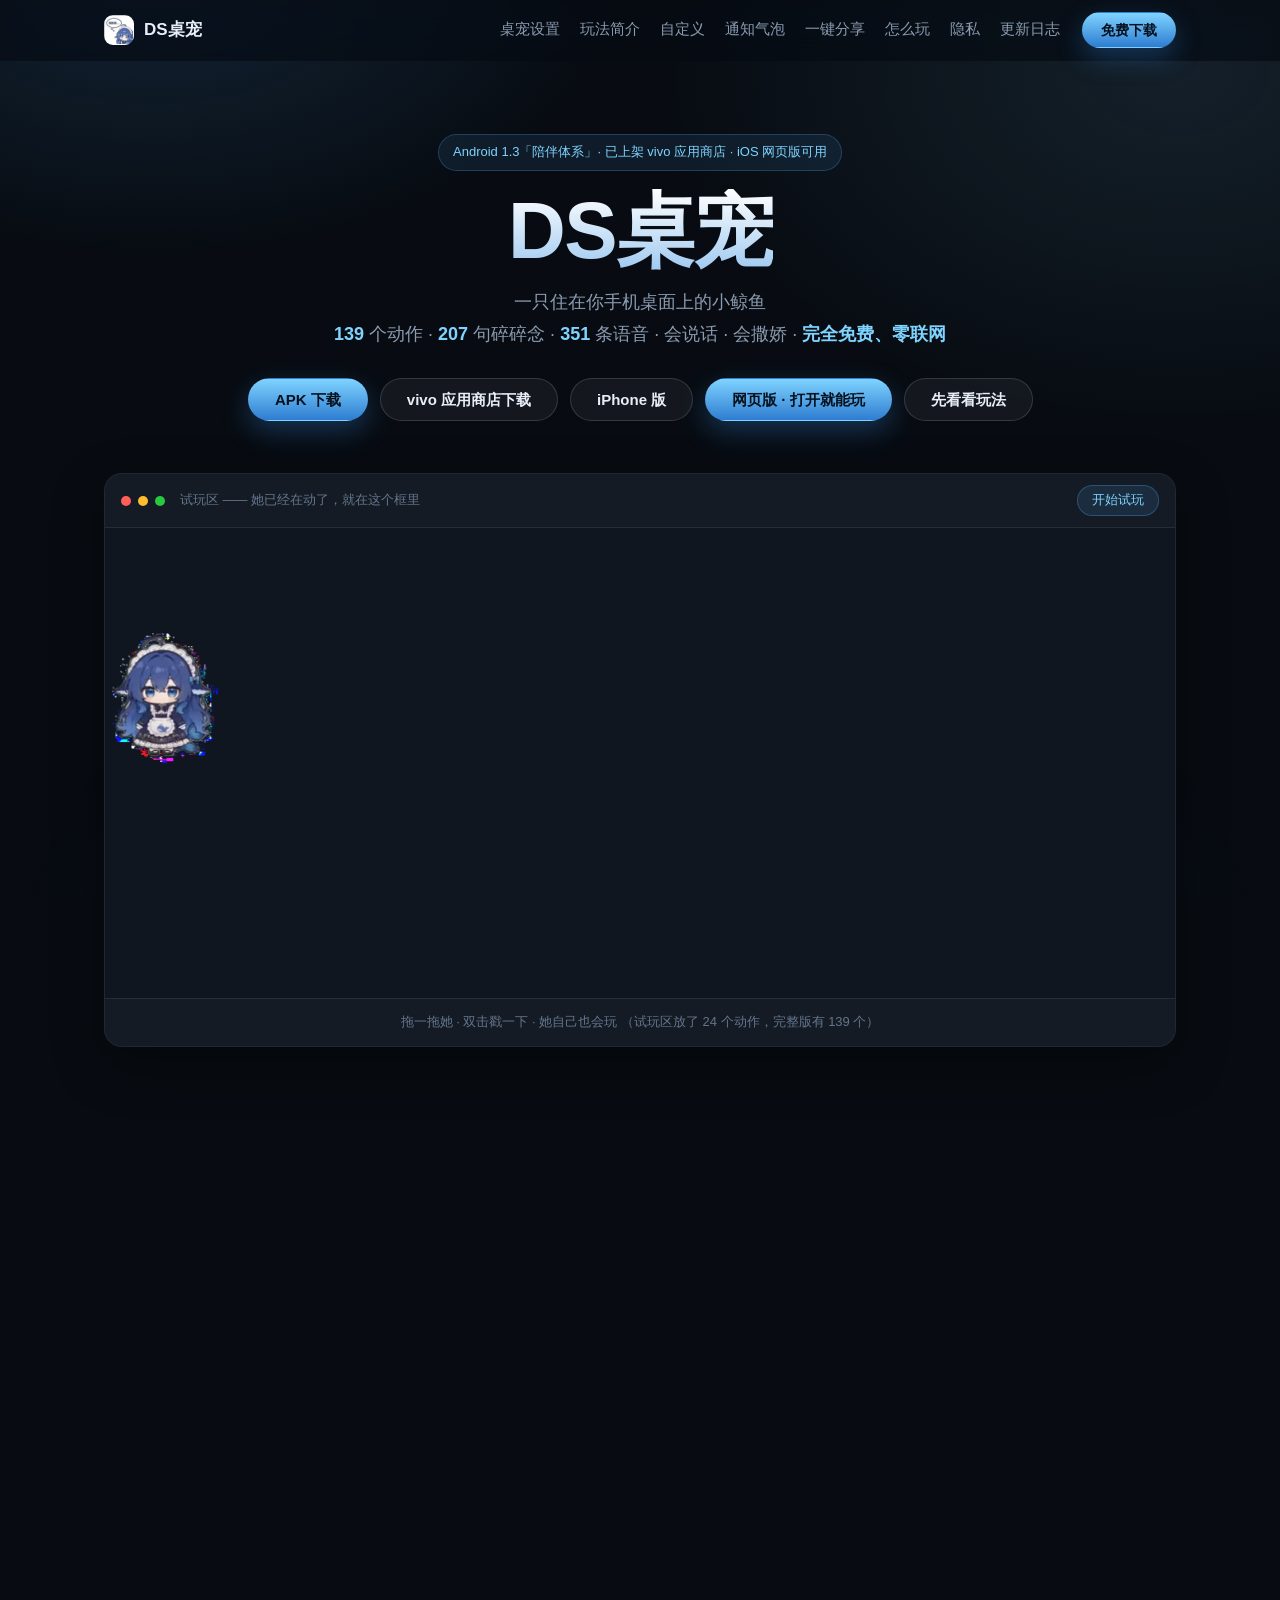
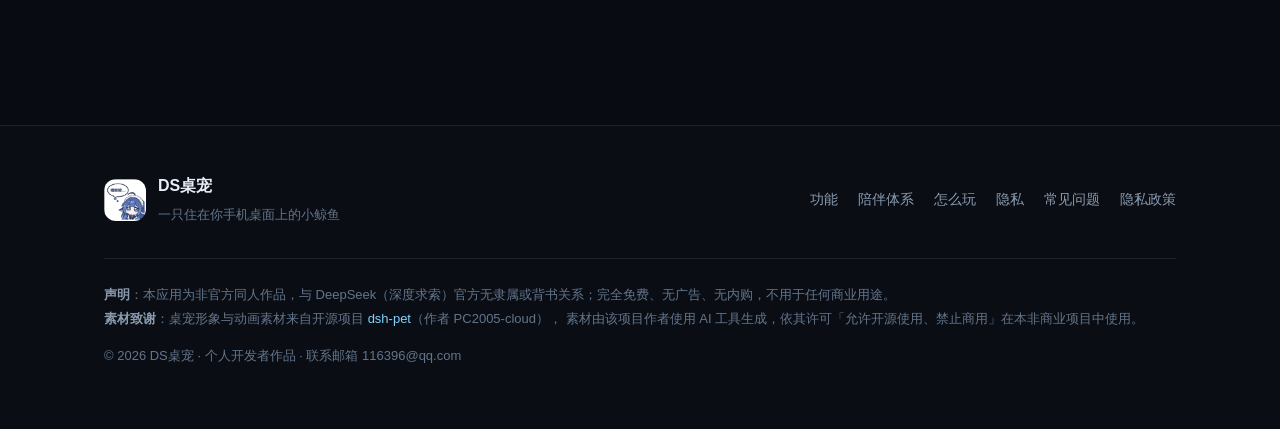
<file: index.html>
<!DOCTYPE html>
<html lang="zh-CN">
<head>
<meta charset="UTF-8">
<meta name="viewport" content="width=device-width, initial-scale=1.0, viewport-fit=cover">
<title>DS桌宠 · 一只住在你手机桌面上的小鲸鱼</title>
<meta name="description" content="DS桌宠 1.3 陪伴体系 —— 139 个动作、207 句碎碎念、351 条语音，今日签打卡、45 枚图鉴徽章、一键分享海报与动图、自定义名字性格。完全免费、无广告、零联网，不申请网络权限。">
<meta name="theme-color" content="#080c12">
<meta property="og:title" content="DS桌宠 1.3 · 一只住在你手机桌面上的小鲸鱼">
<meta property="og:description" content="139 个动作 · 207 句碎碎念 · 351 条语音 · 45 枚徽章 · 完全免费、零联网">
<meta property="og:image" content="img/icon-512.png">
<link rel="icon" href="img/icon-32.png">
<link rel="apple-touch-icon" href="img/icon-180.png">
<link rel="stylesheet" href="site.css?v=20261005e">
</head>
<body id="top">

<div class="bg-glow" aria-hidden="true"></div>

<!-- ============ 顶部导航 ============ -->
<nav class="nav" id="nav">
  <a class="nav-logo" href="#top">
    <img src="img/icon-64.png" alt="DS桌宠" width="30" height="30">
    <span>DS桌宠</span>
  </a>
  <div class="nav-links">
    <a href="#setup">桌宠设置</a>
    <a href="#howto">玩法简介</a>
    <a href="#soul">自定义</a>
    <a href="#notify">通知气泡</a>
    <a href="#share">一键分享</a>
    <a href="#play">怎么玩</a>
    <a href="#privacy">隐私</a>
    <a href="#changelog">更新日志</a>
  </div>
  <a class="btn btn-primary btn-sm" href="#download">免费下载</a>
</nav>

<!-- ============ 首屏 ============ -->
<header class="hero">
  <div class="wrap hero-inner">
    <div class="badge reveal">Android 1.3「陪伴体系」· 已上架 vivo 应用商店 · iOS 网页版可用</div>
    <h1 class="reveal" style="--d:.05s">DS桌宠</h1>
    <p class="hero-sub reveal" style="--d:.1s">
      一只住在你手机桌面上的小鲸鱼<br>
      <b>139</b> 个动作 · <b>207</b> 句碎碎念 · <b>351</b> 条语音 · 会说话 · 会撒娇 · <b>完全免费、零联网</b>
    </p>
    <div class="hero-btns reveal" style="--d:.15s">
      <a class="btn btn-primary" data-link="apkFast">APK 下载</a>
      <a class="btn btn-ghost" data-link="android">vivo 应用商店下载</a>
      <a class="btn btn-ghost" data-link="ios">iPhone 版</a>
      <a class="btn btn-primary" href="https://xq4ca84j.vibedrop.site/" target="_blank" rel="noopener">网页版 · 打开就能玩</a>
      <a class="btn btn-ghost" href="#play">先看看玩法</a>
    </div>
  </div>

  <!-- 试玩区 -->
  <div class="wrap">
    <div class="playground reveal" style="--d:.2s">
      <div class="playground-bar">
        <i class="dot d1"></i><i class="dot d2"></i><i class="dot d3"></i>
        <span>试玩区 —— 她已经在动了，就在这个框里</span>
        <button class="bar-btn" id="playToggle" type="button">开始试玩</button>
      </div>
      <iframe class="playground-frame" data-src="pet/index.html"
              allow="autoplay; fullscreen"
              title="DS桌宠 试玩区" scrolling="no" loading="eager"></iframe>
      <p class="playground-note">
        拖一拖她 · 双击戳一下 · 她自己也会玩
        <span class="dim">（试玩区放了 24 个动作，完整版有 139 个）</span>
      </p>
    </div>
  </div>
</header>

<main>

<!-- ============ 她是谁 ============ -->
<section class="sec" id="about">
  <div class="wrap">
    <p class="kicker reveal">她是谁</p>
    <h2 class="reveal" style="--d:.05s">一只小鲸鱼，住在你的桌面上</h2>
    <p class="lead reveal" style="--d:.1s">
      蓝头发、女仆装、安安静静。你工作的时候她自己在屏幕角落玩，偶尔凑过来念一句碎碎念；
      来消息了她冒个泡提醒你；手机一晃她就在屏幕里滚起来。
      1.3 之后她还多了<b>一本图鉴、一支每日签、一间属于你们的自定义小房间</b>。
      <b>不联网、不收集、不打扰</b>——她只是一只陪着你玩的小家伙。
    </p>
    <div class="stats reveal" style="--d:.15s">
      <div class="stat"><b>139</b><span>个动作</span></div>
      <div class="stat"><b>207</b><span>句碎碎念</span></div>
      <div class="stat"><b>351</b><span>条语音</span></div>
      <div class="stat"><b>0</b><span>次联网</span></div>
    </div>
  </div>
</section>

<!-- ============ 功能一 · 桌宠设置 ============ -->
<section class="sec" id="setup">
  <div class="wrap row">
    <div class="col-text">
      <p class="kicker reveal">功能一 · 桌宠设置</p>
      <h2 class="reveal" style="--d:.05s">她多大、多久动一次，都听你的</h2>
      <p class="lead reveal" style="--d:.1s">
        首页第一个入口。点开是一张浮在页面上的卡片，拖一下滑杆立刻生效，不用重启、不用收回桌宠。
        <b>想让她安安静静陪着，还是热闹一点，你自己定。</b>
      </p>
      <ul class="ticks reveal" style="--d:.15s">
        <li><b>桌宠大小</b> 40% ~ 140%（默认 50%）、<b>动作频率</b>、<b>说话频率</b>，三个滑杆随拖随变</li>
        <li>「碎碎念出声」「摇一摇」各一个开关，想安静就安静</li>
        <li><b>小透明</b>（1.3 新增）：开启后点得穿过去，她不再挡后面的 App</li>
        <li><b>省电模式</b>（1.3 新增）：甩动时降低刷新率，省电优先</li>
        <li>贴边自动躲起来：闲置 20 秒又贴着屏幕边，她会缩成半个脑袋</li>
        <li>渲染方式可手动切换（自动 / 原生 alpha / WebGL）—— 出现锯齿或描边时换一条路</li>
        <li>自检清单：悬浮窗、服务、通知监听哪一环没通，一眼就能看出来</li>
      </ul>
    </div>
    <div class="col-media reveal" style="--d:.1s">
      <figure class="poster">
        <img loading="lazy" decoding="async" src="img/setup.jpg?v=20261005b" alt="桌宠设置：大小、频率、声音，还有小透明和省电模式">
      </figure>
    </div>
  </div>
</section>

<!-- ============ 功能二 · 玩法简介 ============ -->
<section class="sec" id="howto">
  <div class="wrap row reverse">
    <div class="col-text">
      <p class="kicker reveal">功能二 · 玩法简介</p>
      <h2 class="reveal" style="--d:.05s">她会的那些事儿，一页看完</h2>
      <p class="lead reveal" style="--d:.1s">
        应用里的「玩法简介」把她<b>全部玩法列成一页</b>。不用翻说明书、也不用猜——
        点她、戳她、长按她、甩她，每一下都有回应。
      </p>
      <ul class="ticks reveal" style="--d:.15s">
        <li>单击：开心 / 害羞地回应；连戳三下：傲娇生气；一直戳：委屈求关注</li>
        <li>双击：喂她吃一口（她有一整个冰箱）</li>
        <li>长按：撸猫，手机会轻轻震一下</li>
        <li>拖着她甩出去：飞起来，落地还喊疼；摇一摇：把她滚出去</li>
        <li><b>139 个动作</b>全部进「扭蛋袋」洗牌 —— 保证每个都能轮到，不会老是重复那几个</li>
        <li><b>207 句碎碎念 + 351 条语音</b>，跟着动作一起冒出来（嫌吵一键静音）</li>
        <li>到节假日她放烟花 / 吃粽子 / 装圣诞树；深夜和久别重逢，她会主动来陪你</li>
      </ul>
    </div>
    <div class="col-media reveal" style="--d:.1s">
      <figure class="poster">
        <img loading="lazy" decoding="async" src="img/howto.jpg?v=20261005b" alt="玩法简介：点她、戳她、长按她，每一下都有回应">
      </figure>
    </div>
  </div>
</section>

<!-- ============ 功能三 · 自定义 Soul ============ -->
<section class="sec" id="soul">
  <div class="wrap row">
    <div class="col-text">
      <p class="kicker reveal">功能三 · 自定义</p>
      <h2 class="reveal" style="--d:.05s">给她起个名字，挑个性格</h2>
      <p class="lead reveal" style="--d:.1s">
        1.3 新的「Soul」设定：<b>她的名字、你对她的称呼、她的性格</b>。
        写完就存在手机里，不联网、不上传，覆盖安装也不会丢。
      </p>
      <ul class="ticks reveal" style="--d:.15s">
        <li>她的名字自由填 —— 会出现在分享纸条里</li>
        <li>你对她的称呼自由填 —— 纸条里的「{call}」就是它</li>
        <li><b>5 种性格</b>：温柔 / 傲娇 / 元气 / 毒舌 / 粘人</li>
        <li>性格只改纸条口吻，<b>不动她原本的语音</b> —— 同一句话，5 种说法</li>
        <li>160 条纸条文案全都支持代入名字和称呼</li>
        <li>全部本地保存，换手机前记得截图留念</li>
      </ul>
    </div>
    <div class="col-media reveal" style="--d:.1s">
      <figure class="poster">
        <img loading="lazy" decoding="async" src="img/soul.jpg?v=20261005b" alt="自定义 Soul：名字、称呼、性格，都在这儿填">
      </figure>
    </div>
  </div>
</section>

<!-- ============ 功能四 · 通知气泡 ============ -->
<section class="sec" id="notify">
  <div class="wrap row reverse">
    <div class="col-text">
      <p class="kicker reveal">功能四 · 通知气泡</p>
      <h2 class="reveal" style="--d:.05s">温柔的通知播报</h2>
      <p class="lead reveal" style="--d:.1s">
        微信来了、短信来了、电话来了——她会在头顶冒一个对应颜色的小云朵告诉你，
        <b>点一下云朵直接跳到那个 App</b>。不刷屏、不挡路，只在她头顶说一句。
      </p>
      <ul class="ticks reveal" style="--d:.15s">
        <li>微信绿、短信蓝、来电红，一眼分得清</li>
        <li>可以只播报你在意的几个 App（白名单，常用 App 置顶，勾一下就行）</li>
        <li>「权限设置」里两步直达：① 通知使用权 ② 关联启动（vivo / iQOO 才有这项）</li>
        <li>设置里有「试微信气泡 / 试来电气泡 / 试短信气泡」，不用等真消息</li>
        <li>1.3 新增：闹钟响起、有人点赞、下载完成、来新通知……她不只是播报，还会配上对应动作和语音</li>
        <li>内容只在本机实时处理，<b>不保存、不上传</b></li>
      </ul>
    </div>
    <div class="col-media reveal" style="--d:.1s">
      <figure class="poster">
        <img loading="lazy" decoding="async" src="img/notify.jpg?v=20261005b" alt="通知气泡：微信、短信、来电，她替你盯着">
      </figure>
    </div>
  </div>
</section>

<!-- ============ 功能五 · 一键分享 ============ -->
<section class="sec" id="share">
  <div class="wrap row">
    <div class="col-text">
      <p class="kicker reveal">功能五 · 一键分享</p>
      <h2 class="reveal" style="--d:.05s">把她说的话做成海报，还能录成动图</h2>
      <p class="lead reveal" style="--d:.1s">
        从「分享」进去：预览 → 自定义 → 分享形式 → 分享，一屏就放得下。
        <b>分享出去是一张完整海报</b>——页眉是她的 logo，中间是卡片，页脚是「扫码来陪她玩」和官网二维码。
      </p>
      <ul class="ticks reveal" style="--d:.15s">
        <li><b>8 种背景 × 16 种花式边框 × 12 种纸条 × 160 条文案</b>：树藤 / 气泡 / 星星 / 爱心 / 金边 / 涂鸦 / 云朵……</li>
        <li>纸条大小跟着字数走：短句是贴头顶的小气泡，长句自动长高成两行</li>
        <li><b>动图模式</b>：3 / 5 / 8 秒短视频，她动，边框也轻轻动，微信 / 抖音 / 小红书都能直接发</li>
        <li><b>45 枚图鉴徽章</b>都能生成纪念卡，形象会自动切到那枚徽章的代表动作</li>
        <li>分享只写临时文件，<b>只有点「保存到相册」才进相册</b>，不会偷偷往你相册里塞东西</li>
        <li>保存位置：静态图 → <span class="mono">Pictures/DS桌宠</span>，动图 → <span class="mono">Movies/DS桌宠</span></li>
      </ul>
    </div>
    <div class="col-media reveal" style="--d:.1s">
      <figure class="poster">
        <img loading="lazy" decoding="async" src="img/share.jpg?v=20261005b" alt="一键分享：海报或动图，直接发给朋友">
      </figure>
    </div>
  </div>
</section>

<!-- ============ 1.3 陪伴体系 ============ -->
<section class="sec" id="companion">
  <div class="wrap">
    <p class="kicker reveal">1.3 新的陪伴体系</p>
    <h2 class="reveal" style="--d:.05s">陪她越久，能挖出来的东西越多</h2>
    <div class="grid3">
      <div class="card reveal">
        <h3>📜 今日签</h3>
        <p>每天打卡抽一支签：<b>60 条签文 + 宜 / 忌各 30 条</b>。抽签会避开最近抽到过的，
          面板里还能看到陪伴天数、互动次数、打卡次数。</p>
        <span class="tag">纯本地 · 不联网</span>
      </div>
      <div class="card reveal" style="--d:.05s">
        <h3>🏆 图鉴徽章 45 枚</h3>
        <p>分互动 / 陪伴 / 探索 / 隐藏四类。每枚徽章都绑着她一个专属动作，
          解锁后能一键生成纪念卡分享出去。</p>
        <span class="tag">45 枚可收集</span>
      </div>
      <div class="card reveal" style="--d:.1s">
        <h3>💌 每日一签 · 想你了</h3>
        <p>每天第一次碰她，她会提醒你打卡；隔 <b>1 / 3 / 7 / 30 天</b>再回来，
          各有不同的「想你了」台词，越久越重。</p>
        <span class="tag">多级重逢</span>
      </div>
    </div>

    <div class="highlight reveal" style="--d:.15s">
      <h3>🌤 她开始会看时间、看电量、看网络了</h3>
      <p>
        <b>33 个陪伴场景</b>：早安、午间问候、傍晚下班、深夜陪伴、周末快乐、该吃饭了、该睡觉了、
        该喝水了、护眼提醒、久坐提醒、电量告急、插上充电器、充满电、网络断开 / 恢复、
        来新通知、来电话、未接电话、新消息、下载完成、闹钟响起……<br>
        每个场景都配了专属动作、台词和语音，同一场景 5 分钟内不会重复刷屏。
      </p>
    </div>
  </div>
</section>

<!-- ============ 怎么玩 ============ -->
<section class="sec" id="play">
  <div class="wrap">
    <p class="kicker reveal">怎么玩</p>
    <h2 class="reveal" style="--d:.05s">她身上有十四种开关</h2>
    <div class="table reveal" style="--d:.1s">
      <div class="tr th"><span>你想干嘛</span><span>怎么做</span><span>她会怎样</span></div>
      <div class="tr"><span>逗她一下</span><span>单击她</span><span>开心 / 害羞 / 傲娇地回应你</span></div>
      <div class="tr"><span>喂她一口</span><span>双击她</span><span>随机挑一个吃东西的动作，嘴里还念一句</span></div>
      <div class="tr"><span>惹她生气</span><span>连戳三下 / 一直戳</span><span>三下是傲娇生气，一直戳就委屈求关注</span></div>
      <div class="tr"><span>撸猫</span><span>长按她</span><span>播撸猫动作，手机会轻轻震一下</span></div>
      <div class="tr"><span>换个位置</span><span>按住她，拖到任何地方</span><span>被拎起来悬空挣扎，松手掉下去</span></div>
      <div class="tr"><span>把她甩出去</span><span>摇一摇手机</span><span>横向飞出去、撞墙反弹，边飞边喊，落地喊疼</span></div>
      <div class="tr"><span>偷个懒</span><span>什么都不做，等 20 秒</span><span>如果她贴着屏幕边，会缩到边上只露半个脑袋</span></div>
      <div class="tr"><span>叫醒她</span><span>点她一下 / 摇一摇</span><span>从边上探出头，继续玩</span></div>
      <div class="tr"><span>每日打卡</span><span>打开「今日签」点红底按钮</span><span>抽今天的一支签，之后按钮变成「已打卡」</span></div>
      <div class="tr"><span>翻图鉴</span><span>打开「图鉴徽章」</span><span>45 枚徽章，解锁的能生成纪念卡</span></div>
      <div class="tr"><span>给她起名</span><span>打开「自定义」</span><span>填名字 / 称呼 / 性格，纸条口吻跟着变</span></div>
      <div class="tr"><span>调大小</span><span>设置页拖「桌宠大小」</span><span>40% ~ 140% 随便调，默认 50%</span></div>
      <div class="tr"><span>让她安静</span><span>设置页关掉「碎碎念出声」</span><span>只冒泡不说话</span></div>
      <div class="tr"><span>别挡着我</span><span>设置页开「小透明」</span><span>点击穿透，她不再挡后面的 App</span></div>
    </div>
    <p class="after reveal" style="--d:.15s">
      还有个小设计：动作频率调高，她不只是动得更勤——<b>动画本身也会快放</b>，节奏是真的变了。
    </p>
  </div>
</section>

<!-- ============ 放心用 + 权限说明 ============ -->
<section class="sec" id="privacy">
  <div class="wrap">
    <p class="kicker reveal">放心用</p>
    <h2 class="reveal" style="--d:.05s">不申请「网络访问」权限</h2>
    <p class="lead reveal" style="--d:.1s">
      这不是一句宣传语——DS桌宠的安装包里<b>根本没有 INTERNET 权限</b>。
      也就是说，从技术上它就<b>没有能力</b>把任何数据传出去。
      你可以自己在「设置 → 应用 → DS桌宠 → 权限」里核实。
    </p>
    <ul class="ticks reveal" style="--d:.15s">
      <li>不收集任何个人信息，不采集设备标识（IMEI / OAID / Android ID）</li>
      <li>不集成任何第三方 SDK：没有统计、没有广告、没有推送</li>
      <li>不申请位置、通讯录、短信、相机、麦克风、存储权限</li>
      <li>动画、语音、签文、纸条文案全是安装包里的本地文件，<b>一个字节都不下载</b></li>
      <li>1.3 新增的今日签 / 图鉴徽章 / 分享海报，也全部在本机完成，不上传任何图片和文字</li>
    </ul>

    <p class="kicker reveal" style="--d:.2s;margin-top:46px">她只用到这几样，而且都只用在本机</p>
    <h2 class="reveal" style="--d:.25s">权限说明 · 一点都不藏着</h2>
    <div class="grid3">
      <div class="card reveal">
        <h3>悬浮窗</h3>
        <p>让桌宠待在桌面上。这是她的核心形态，不申请就没法用。</p>
        <span class="tag">不涉及数据</span>
      </div>
      <div class="card reveal" style="--d:.05s">
        <h3>通知使用权</h3>
        <p>读通知的标题和来源应用名，让桌宠冒泡播报。内容仅在本机内存中瞬时处理，不保存、不记录、不上传。</p>
        <span class="tag">可随时关闭</span>
      </div>
      <div class="card reveal" style="--d:.1s">
        <h3>加速度传感器</h3>
        <p>用来做「摇一摇」的互动。不需要授权，也只在本地实时判断晃动，不采集任何数据。</p>
        <span class="tag">无需授权</span>
      </div>
    </div>

    <div class="highlight reveal" style="--d:.15s">
      <h3>🌙 锁屏会自动睡着，不偷偷耗电</h3>
      <p>
        屏幕一灭，她会立刻停掉动画、停掉视频解码、停掉碎碎念，什么都不做；
        亮屏再自己醒过来。<br>
        实测：<b>亮屏时 CPU 占用约 120%，锁屏后降到 0.0%</b>。
        挂着睡觉也不会心疼电量。
      </p>
    </div>
  </div>
</section>

<!-- ============ 下载 ============ -->
<section class="sec download" id="download">
  <div class="wrap">
    <p class="kicker reveal">下载</p>
    <h2 class="reveal" style="--d:.05s">完全免费 · 无广告 · 无内购</h2>
    <p class="lead center reveal" style="--d:.1s">
      手机应用商店搜「<b>DS桌宠</b>」也能找到。下面三个入口任选一个。
    </p>

    <div class="grid3 dl-grid">
      <div class="card dl-card reveal">
        <div class="dl-icon">🤖</div>
        <h3>安卓版</h3>
        <p>1.3「陪伴体系」· 79.4 MB · Android 8.0 及以上</p>
        <a class="btn btn-primary" data-link="android">vivo 应用商店下载</a>
        <a class="btn btn-ghost" data-link="apkFast">直接下载 APK（加速）</a>
        <p class="tiny">
          1.2 老用户可直接覆盖升级，数据都留着<br>
          装不上商店版就走这个（约 3 分钟）<br>
          <a class="tiny-link" data-link="apk">原始地址（GitHub，国内很慢）</a><br>
          <span class="mono">SHA256 8B71A3A9…7DF6D9E</span>
        </p>
      </div>
      <div class="card dl-card reveal" style="--d:.05s">
        <div class="dl-icon">🍎</div>
        <h3>iPhone 版</h3>
        <p>网页版可「添加到主屏幕」，变成全屏 App</p>
        <a class="btn btn-primary" data-link="ios">查看 iOS 版</a>
        <p class="tiny">iOS 系统限制多，功能和安卓不完全一样</p>
      </div>
      <div class="card dl-card reveal" style="--d:.1s">
        <div class="dl-icon">💻</div>
        <h3>网页版 / 电脑</h3>
        <p>不用装东西，打开就能陪她玩：<b>今日签 · 图鉴徽章 · 分享动图</b> 都在</p>
        <a class="btn btn-ghost" data-link="web" target="_blank" rel="noopener">打开网页版</a>
        <p class="tiny">手机浏览器打开还能「添加到主屏幕」<br>139 个动作 · 351 条语音，和 App 同一套</p>
      </div>
    </div>
  </div>
</section>

<!-- ============ 更新日志 ============ -->
<section class="sec" id="changelog">
  <div class="wrap narrow">
    <p class="kicker reveal">更新日志</p>
    <h2 class="reveal" style="--d:.05s">每一版都改了什么</h2>

    <div class="log reveal" style="--d:.1s">
      <div class="log-item">
        <div class="log-ver"><b>1.3</b><span>2026-10-04 · 最新 · 陪伴体系</span></div>
        <ul>
          <li>全新的<b>陪伴体系</b>：今日签打卡、45 枚图鉴徽章、一键分享海报与动图、自定义名字与性格</li>
          <li>新增<b>今日签</b>：每天打卡抽一支签（60 条签文 + 宜 / 忌各 30 条），面板显示陪伴天数 / 互动次数 / 打卡次数 / 已解锁徽章</li>
          <li>新增<b>图鉴徽章 45 枚</b>（互动 / 陪伴 / 探索 / 隐藏），每枚绑定她的一个专属动作，解锁后可生成纪念卡</li>
          <li>新增<b>一键分享</b>：8 种背景 × 16 种花式边框 × 12 种纸条 × 160 条文案，生成带页眉页脚的完整海报；还能录 <b>3 / 5 / 8 秒动图</b>（她动，边框也动）</li>
          <li>新增<b>自定义 Soul</b>：名字 / 称呼 / 5 种性格（温柔 · 傲娇 · 元气 · 毒舌 · 粘人），纸条口吻跟着变</li>
          <li>新增<b>33 个陪伴场景</b>：早安、该吃饭了、该睡觉了、电量告急、来新通知、网络断开……她会看时间、看电量、看网络主动搭话</li>
          <li>互动升级：<b>双击投喂、长按撸猫、三连击生气、狂戳委屈、摇一摇甩飞</b></li>
          <li>动作 <b>106 → 139</b>，语音 <b>207 → 351</b></li>
          <li>新增「<b>小透明</b>」点击穿透与「<b>省电模式</b>」；首页入口重新排版，新增 4 个独立陪伴小窗</li>
          <li>修复：<b>农历节日祝福日期错乱</b>（以前会把别的年份的节日串到今天）、分享图偶发的灰绿残块、部分徽章永远无法解锁的判定问题</li>
          <li>覆盖安装即可升级，<b>陪伴天数、互动次数、徽章、签文、设置全部保留</b></li>
        </ul>
      </div>

      <div class="log-item">
        <div class="log-ver"><b>1.2</b><span>2026-09-30</span></div>
        <ul>
          <li>设置页焕新：清爽的浅色界面，「放出 / 收回」改成一对圆形按钮，桌宠默认大小调整为 <b>50%</b></li>
          <li>碎碎念 <b>127 → 207 句</b>：新增 80 条网络热梗，语音同步重新合成</li>
          <li>摇一摇灵敏度提高（阈值 900 → 550），随手一甩就能把她扔出去</li>
          <li>修复：<b>锁屏后仍会播放声音</b></li>
          <li>锁屏后自动暂停动作与碎碎念（实测 CPU 从约 120% 降到 0）</li>
        </ul>
      </div>

      <div class="log-item">
        <div class="log-ver"><b>1.1</b><span>2026-09</span></div>
        <ul>
          <li>新增碎碎念语音：晓伊音色、127 条、离线预合成，点一下就出声</li>
          <li>新增「摇一摇」互动：甩动手机她会在屏幕里滚出去</li>
          <li>新增隐私政策弹窗与权限用途告知（隐私合规）</li>
          <li>修复：头顶有气泡时拖不动她</li>
          <li>收窄触摸区域，点击更精准</li>
        </ul>
      </div>

      <div class="log-item">
        <div class="log-ver"><b>1.0</b><span>2026-09</span></div>
        <ul>
          <li>首个正式版，上架 vivo 应用商店</li>
          <li>改用 <b>VP9 原生 alpha</b> 透明方案，根治别人手机上的绿边与锯齿</li>
          <li>106 个动作、物理系统（走动 / 抛飞 / 撞墙反弹）、贴边躲藏、通知播报</li>
        </ul>
      </div>
    </div>
  </div>
</section>

<!-- ============ FAQ ============ -->
<section class="sec" id="faq">
  <div class="wrap narrow">
    <p class="kicker reveal">常见问题</p>
    <h2 class="reveal" style="--d:.05s">你可能想问</h2>

    <details class="faq reveal"><summary>她真的不联网吗？</summary>
      <p>真的。安装包里没有 INTERNET 权限，从技术上就不具备联网能力。动画、语音、签文、纸条文案都是打包在本地的文件。你可以到系统「应用信息 → 权限」里亲自核实——那一栏里不会有「网络」。</p>
    </details>
    <details class="faq reveal"><summary>升到 1.3 会丢数据吗？</summary>
      <p>不会。用的是同一把签名，直接覆盖安装就行：陪伴天数、互动次数、打卡记录、已解锁的徽章、你给她起的名字和性格、各种设置，全都保留。实测覆盖安装十几次，数据一条没掉。</p>
    </details>
    <details class="faq reveal"><summary>「今日签」需要联网吗？准不准？</summary>
      <p>不需要联网。60 条签文和宜 / 忌都在安装包里，按「一年中的第几天」取值，同一天翻回来永远是同一张，抽签还会避开最近抽到过的。它就是个讨彩头的小设计，不做任何预测。</p>
    </details>
    <details class="faq reveal"><summary>分享会不会往我相册里塞东西？</summary>
      <p>不会。点「分享」只写一份临时文件递出去，只有你自己点「保存到相册」才会写入相册（静态图进 <span class="mono">Pictures/DS桌宠</span>，动图进 <span class="mono">Movies/DS桌宠</span>）。</p>
    </details>
    <details class="faq reveal"><summary>会不会很耗电？</summary>
      <p>不会。灭屏后她会立刻停下所有动作和声音，实测 CPU 从约 120% 降到 0.0%。亮屏时才活动，动作 / 说话频率都可以调低，1.3 还多了「省电模式」。</p>
    </details>
    <details class="faq reveal"><summary>为什么锁屏后她就不出声了？</summary>
      <p>这是故意的。锁屏时看不见她，出声只会打扰你，所以屏幕一灭就停语音、停动作。亮屏自动恢复。</p>
    </details>
    <details class="faq reveal"><summary>桌宠被手机管家清掉了怎么办？</summary>
      <p>去「设置 → 电池 → 后台高耗电」放行一下，再到「应用管理 → 权限 → 自启动」打开，最后在最近任务里把她锁定。App 里的设置页也写了这几步。</p>
    </details>
    <details class="faq reveal"><summary>iPhone 上为什么不能像安卓那样浮在别的 App 上？</summary>
      <p>iOS 不给第三方 App 这个权限，也不允许读取其他应用的通知——这是系统限制，不是我们偷懒。iOS 版目前是网页版（可添加到主屏幕全屏使用）。</p>
    </details>
    <details class="faq reveal"><summary>要花钱吗？有广告吗？</summary>
      <p>不要钱。没有广告、没有内购、没有会员，也不收集你的任何信息。这是一个免费分享的小作品。</p>
    </details>
  </div>
</section>

</main>

<!-- ============ 页脚 ============ -->
<footer class="foot">
  <div class="wrap">
    <div class="foot-top">
      <div class="foot-brand">
        <img src="img/icon-64.png" alt="" width="42" height="42">
        <div>
          <b>DS桌宠</b>
          <span>一只住在你手机桌面上的小鲸鱼</span>
        </div>
      </div>
      <div class="foot-links">
        <a href="#setup">功能</a>
        <a href="#companion">陪伴体系</a>
        <a href="#play">怎么玩</a>
        <a href="#privacy">隐私</a>
        <a href="#faq">常见问题</a>
        <a href="https://eazy-gyz.github.io/ds-pet-privacy/" target="_blank" rel="noopener">隐私政策</a>
      </div>
    </div>

    <div class="foot-note">
      <p><b>声明</b>：本应用为非官方同人作品，与 DeepSeek（深度求索）官方无隶属或背书关系；完全免费、无广告、无内购，不用于任何商业用途。</p>
      <p><b>素材致谢</b>：桌宠形象与动画素材来自开源项目
        <a href="https://github.com/PC2005-cloud/dsh-pet" target="_blank" rel="noopener">dsh-pet</a>（作者 PC2005-cloud），
        素材由该项目作者使用 AI 工具生成，依其许可「允许开源使用、禁止商用」在本非商业项目中使用。</p>
      <p class="copy">© 2026 DS桌宠 · 个人开发者作品 · 联系邮箱 116396@qq.com</p>
    </div>
  </div>
</footer>

<script src="site.js?v=20261005e"></script>
</body>
</html>
</file>
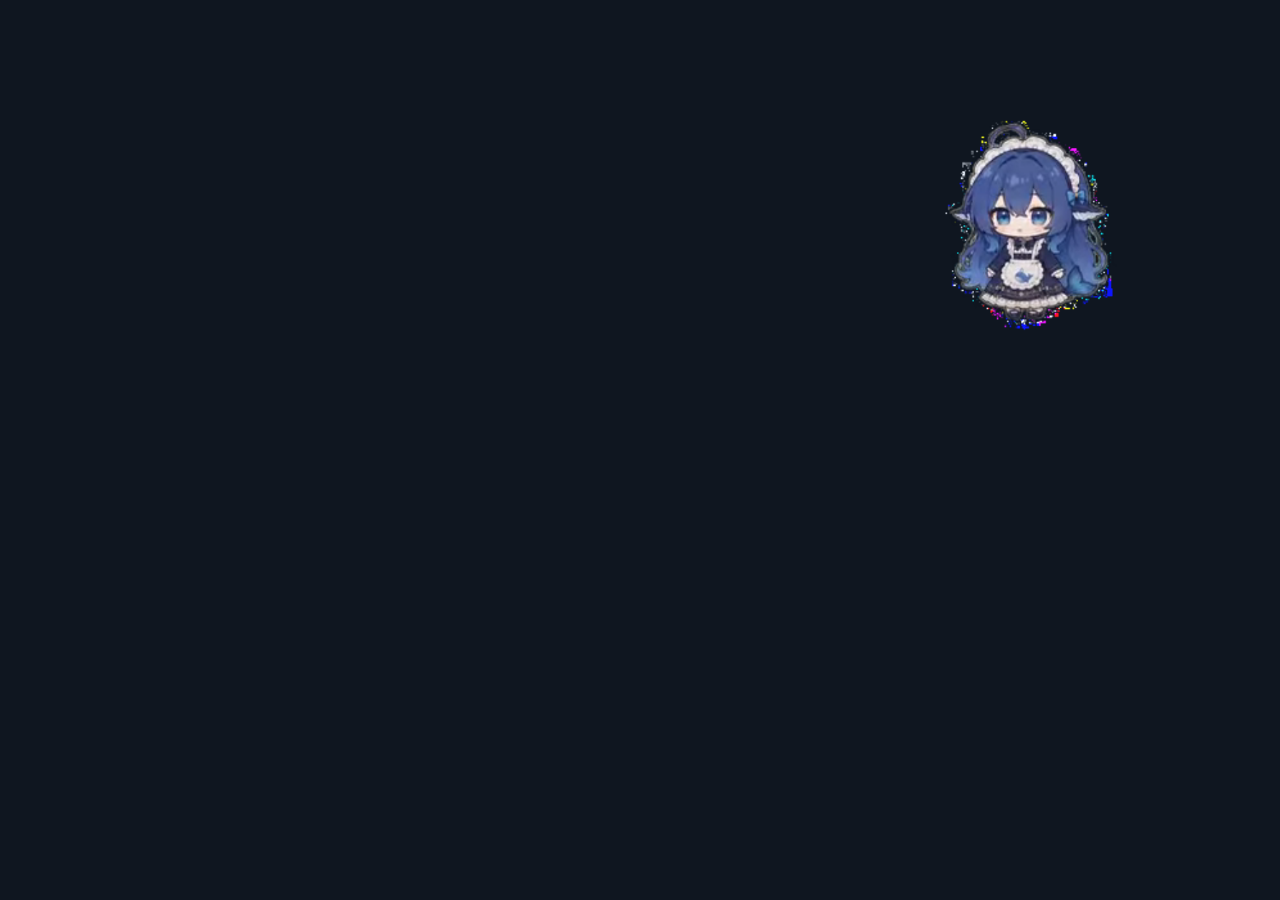
<file: pet/index.html>
<!DOCTYPE html>
<html lang="zh-CN">
<head>
<meta charset="UTF-8">
<meta name="viewport" content="width=device-width, initial-scale=1.0, maximum-scale=1.0, user-scalable=no">
<title>DS桌宠 · 试玩区</title>
<link rel="stylesheet" href="pet.css">
</head>
<body>

  <!-- 试玩区：她自己在这个框里溜达，可以拖、可以戳 -->
  <div class="desktop"></div>

  <div id="pet" class="pet">
    <div id="petBody" class="pet-body">
      <video id="petVideo" class="pet-video"
             poster="[data-uri]"
             muted playsinline autoplay loop
             webkit-playsinline
             disablepictureinpicture
             controlslist="nodownload nofullscreen noremoteplayback"
             preload="auto"></video>
      <div id="bubble" class="bubble">
        <i class="p p1"></i><i class="p p2"></i><i class="p p3"></i>
        <i class="p p4"></i><i class="p p5"></i>
        <div id="bubbleText" class="bubble-text"></div>
      </div>
    </div>
  </div>

  <div class="hint" id="hint">拖一拖她 · 双击戳一下 · 她自己也会玩</div>

  <script src="pet.js"></script>
</body>
</html>
</file>
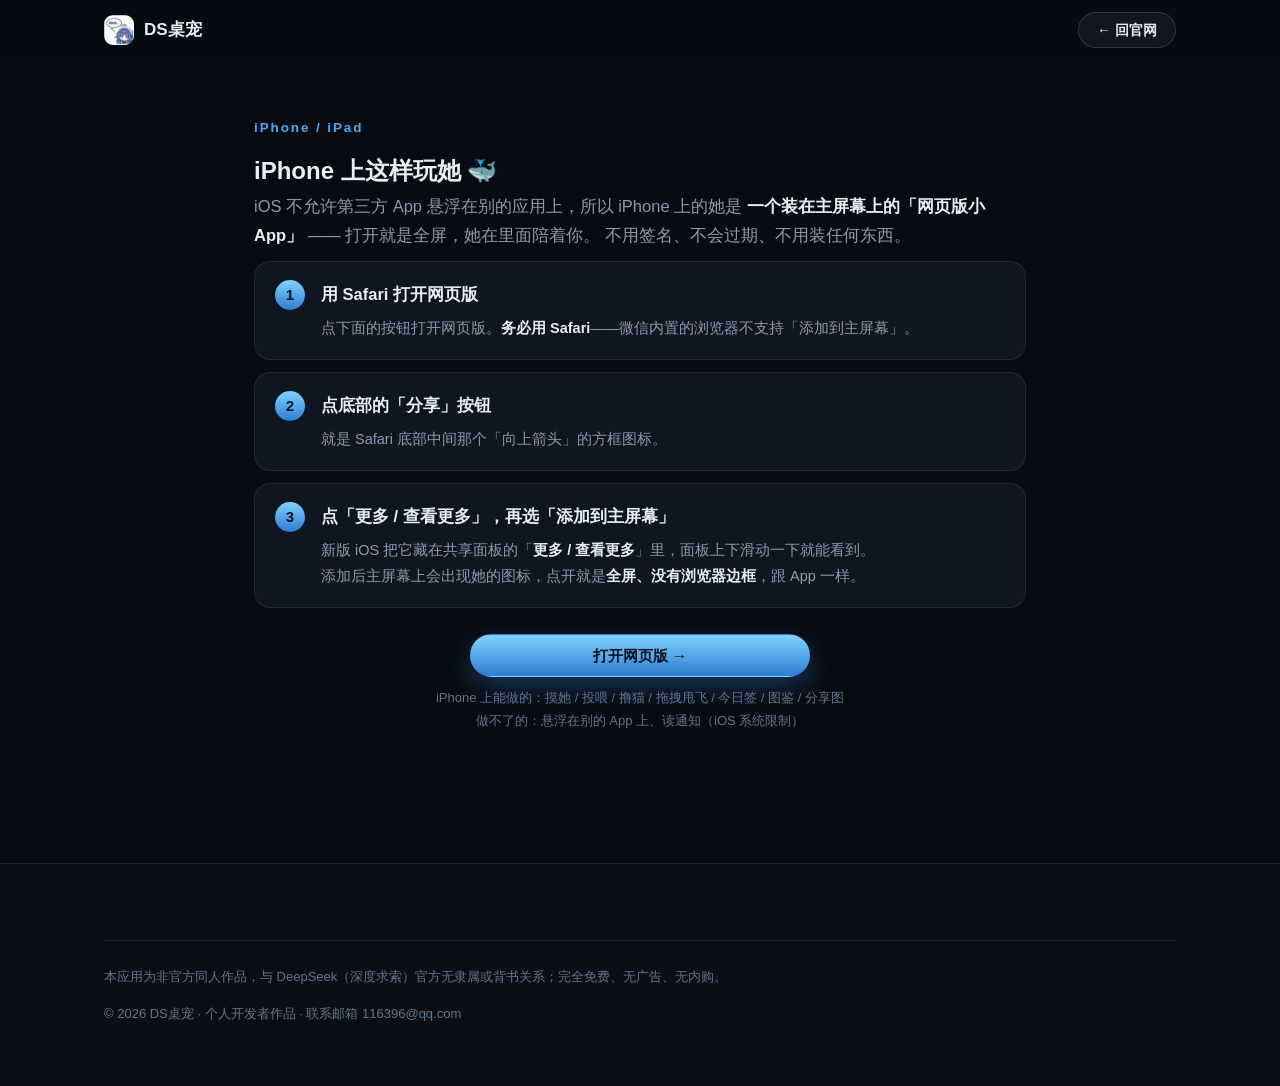
<file: iphone.html>
<!DOCTYPE html>
<html lang="zh-CN">
<head>
<meta charset="UTF-8">
<meta name="viewport" content="width=device-width, initial-scale=1.0, viewport-fit=cover">
<title>iPhone 上怎么玩 DS桌宠</title>
<link rel="icon" href="img/icon-32.png">
<link rel="apple-touch-icon" href="img/icon-180.png">
<meta name="theme-color" content="#080c12">
<link rel="stylesheet" href="site.css">
<style>
  .guide{padding:60px 0 90px}
  .step{display:flex;gap:16px;align-items:flex-start;padding:18px 20px;margin:12px 0;
    border-radius:16px;background:var(--surface);border:1px solid var(--line)}
  .step .num{flex:none;width:30px;height:30px;border-radius:50%;display:grid;place-items:center;
    background:linear-gradient(180deg,var(--accent-2),var(--accent-deep));color:#06121f;
    font-size:15px;font-weight:700;font-style:normal}
  /* 正文里的强调：正常加粗，不要被当成徽章 */
  .step p b, .step h3 b{color:var(--text);font-weight:700}
  .step div{flex:1}
  .step h3{font-size:16.5px;margin:0 0 6px}
  .step p{margin:0;font-size:14.5px;color:var(--dim);line-height:1.8}
  .bigbtn{display:block;max-width:340px;margin:26px auto 10px;text-align:center}
  .note{font-size:13px;color:var(--dim-2);text-align:center;margin-top:8px}
</style>
</head>
<body id="top">
<nav class="nav" id="nav">
  <a class="nav-logo" href="index.html">
    <img src="img/icon-64.png" alt="DS桌宠" width="30" height="30">
    <span>DS桌宠</span>
  </a>
  <div class="nav-links"></div>
  <a class="btn btn-ghost btn-sm" href="index.html">← 回官网</a>
</nav>

<main>
<section class="guide">
  <div class="wrap narrow">
    <p class="kicker">iPhone / iPad</p>
    <h2>iPhone 上这样玩她 🐳</h2>
    <p class="lead">
      iOS 不允许第三方 App 悬浮在别的应用上，所以 iPhone 上的她是
      <b>一个装在主屏幕上的「网页版小 App」</b> —— 打开就是全屏，她在里面陪着你。
      不用签名、不会过期、不用装任何东西。
    </p>

    <div class="step"><i class="num">1</i><div>
      <h3>用 Safari 打开网页版</h3>
      <p>点下面的按钮打开网页版。<b>务必用 Safari</b>——微信内置的浏览器不支持「添加到主屏幕」。</p>
    </div></div>
    <div class="step"><i class="num">2</i><div>
      <h3>点底部的「分享」按钮</h3>
      <p>就是 Safari 底部中间那个「向上箭头」的方框图标。</p>
    </div></div>
    <div class="step"><i class="num">3</i><div>
      <h3>点「更多 / 查看更多」，再选「添加到主屏幕」</h3>
      <p>新版 iOS 把它藏在共享面板的「<b>更多 / 查看更多</b>」里，面板上下滑动一下就能看到。<br>添加后主屏幕上会出现她的图标，点开就是<b>全屏、没有浏览器边框</b>，跟 App 一样。</p>
    </div></div>

    <a class="btn btn-primary bigbtn" href="https://xq4ca84j.vibedrop.site/" target="_blank" rel="noopener">
      打开网页版 →
    </a>
    <p class="note">iPhone 上能做的：摸她 / 投喂 / 撸猫 / 拖拽甩飞 / 今日签 / 图鉴 / 分享图<br>
      做不了的：悬浮在别的 App 上、读通知（iOS 系统限制）</p>
  </div>
</section>
</main>

<footer class="foot">
  <div class="wrap">
    <div class="foot-note">
      <p>本应用为非官方同人作品，与 DeepSeek（深度求索）官方无隶属或背书关系；完全免费、无广告、无内购。</p>
      <p class="copy">© 2026 DS桌宠 · 个人开发者作品 · 联系邮箱 116396@qq.com</p>
    </div>
  </div>
</footer>
</body>
</html>
</file>
<file: site.css>
/* ============================================================
 * DS桌宠 · 官网样式
 *   深色底 + 滚动渐入渐出（.reveal → .is-in / .is-out，逻辑在 site.js）
 *   试玩区底色 #0f1620 与 pet/pet.css 保持一致，看不出接缝
 * ============================================================ */

:root{
  --bg:#080c12;
  --surface:#0f1620;          /* ★ 必须和 pet/pet.css 的底色一致 */
  --surface-2:#141d2a;
  --line:rgba(255,255,255,.08);
  --line-2:rgba(255,255,255,.14);
  --text:#e8eef7;
  --dim:#8a9bb0;
  --dim-2:#63758c;
  --accent:#4ea8f5;
  --accent-2:#7fd3ff;
  --accent-deep:#2e7dd1;
  --radius:18px;
  --shadow:0 18px 50px rgba(0,0,0,.45);
}

*{margin:0;padding:0;box-sizing:border-box}

html{scroll-behavior:smooth;overflow-x:hidden}   /* 兜底：任何情况下都不让整页被撑宽 */
section[id],header[id]{scroll-margin-top:86px}   /* 别被吸顶导航盖住 */
body{
  padding-top:56px;              /* 固定页眉占的高度 */
  background:var(--bg);
  color:var(--text);
  font-family:-apple-system,BlinkMacSystemFont,"PingFang SC","Hiragino Sans GB","Microsoft YaHei",sans-serif;
  line-height:1.75;
  font-size:16px;
  -webkit-font-smoothing:antialiased;
  overflow-x:hidden;
}

/* 背景光晕 */
.bg-glow{
  position:fixed; inset:0; pointer-events:none; z-index:0;
  background:
    radial-gradient(680px 420px at 12% -4%, rgba(78,168,245,.16), transparent 70%),
    radial-gradient(760px 520px at 92% 8%, rgba(127,211,255,.10), transparent 70%),
    radial-gradient(900px 600px at 50% 108%, rgba(46,125,209,.12), transparent 70%);
}
main,header,footer,nav{position:relative;z-index:1}

a{color:var(--accent-2);text-decoration:none}
a:hover{text-decoration:underline}

.wrap{max-width:1120px;margin:0 auto;padding:0 24px}
.wrap.narrow{max-width:820px}
.center{text-align:center}
.dim{color:var(--dim-2)}

/* ---------------- 导航 ---------------- */
.nav{
  /* ★ 原来是 sticky，但 html/body 的 overflow-x:hidden 会把它废掉 →
     改成真正固定（下面的 body padding-top 用来补高度） */
  position:fixed; left:0; right:0; top:0; z-index:50;
  display:flex; align-items:center; gap:22px;
  padding:12px max(24px, calc((100% - 1120px)/2 + 24px));
  background:rgba(8,12,18,.72);
  backdrop-filter:saturate(160%) blur(14px);
  -webkit-backdrop-filter:saturate(160%) blur(14px);
  border-bottom:1px solid transparent;
  transition:border-color .3s, background .3s;
}
.nav.is-scrolled{border-bottom-color:var(--line); background:rgba(8,12,18,.9)}
.nav-logo{display:flex;align-items:center;gap:10px;font-weight:700;font-size:17px;color:var(--text)}
.nav-logo:hover{text-decoration:none}
.nav-logo img{width:30px;height:30px;border-radius:9px}
.nav-links{display:flex;gap:20px;margin-left:auto;font-size:14.5px}
.nav-links a{color:var(--dim)}
.nav-links a:hover{color:var(--text);text-decoration:none}
.nav .btn{margin-left:auto}
.nav-links + .btn{margin-left:0}

/* ---------------- 按钮 ---------------- */
.btn{
  display:inline-flex;align-items:center;justify-content:center;gap:8px;
  padding:13px 26px;border-radius:999px;
  font-size:15px;font-weight:600;line-height:1;
  border:1px solid transparent;cursor:pointer;
  transition:transform .18s, box-shadow .18s, background .18s, border-color .18s;
  white-space:nowrap;
}
.btn:hover{text-decoration:none;transform:translateY(-2px)}
.btn-primary{
  background:linear-gradient(180deg,var(--accent-2),var(--accent-deep));
  color:#06121f; box-shadow:0 10px 26px rgba(46,125,209,.34);
}
.btn-primary:hover{box-shadow:0 14px 34px rgba(46,125,209,.46)}
.btn-ghost{
  background:rgba(255,255,255,.05); color:var(--text); border-color:var(--line-2);
}
.btn-ghost:hover{background:rgba(255,255,255,.1)}
.btn-sm{padding:10px 18px;font-size:14px}
.btn.is-disabled{opacity:.45;pointer-events:none}

/* ---------------- 首屏 ---------------- */
.hero{padding:78px 0 40px;position:relative}
.hero-inner{text-align:center;display:flex;flex-direction:column;align-items:center}
.badge{
  display:inline-block;padding:6px 14px;border-radius:999px;
  font-size:13px;color:var(--accent-2);
  background:rgba(78,168,245,.1);border:1px solid rgba(78,168,245,.26);
}
.hero h1{
  font-size:clamp(44px,7vw,80px);line-height:1.05;letter-spacing:-.02em;
  margin:18px 0 14px;
  background:linear-gradient(180deg,#ffffff,#9dc8f0);
  -webkit-background-clip:text;background-clip:text;color:transparent;
}
.hero-sub{font-size:clamp(15px,1.6vw,18px);color:var(--dim);max-width:640px}
.hero-sub b{color:var(--accent-2)}
.hero-btns{display:flex;gap:12px;flex-wrap:wrap;justify-content:center;margin-top:28px}

/* ---------------- 试玩区 ---------------- */
.playground{
  margin-top:52px;border-radius:var(--radius);overflow:hidden;
  background:var(--surface);                     /* ★ 同色，看不出 iframe 边界 */
  border:1px solid var(--line);box-shadow:var(--shadow);
}
.playground-bar{
  display:flex;align-items:center;gap:7px;
  padding:11px 16px;border-bottom:1px solid var(--line);
  font-size:12.5px;color:var(--dim-2);background:rgba(255,255,255,.02);
}
.playground-bar span{margin-left:8px;margin-right:auto}
.bar-btn{
  padding:6px 14px;border-radius:999px;font-size:12.5px;font-family:inherit;cursor:pointer;
  color:var(--accent-2);background:rgba(78,168,245,.12);
  border:1px solid rgba(78,168,245,.3);transition:background .2s;
}
.bar-btn:hover{background:rgba(78,168,245,.22)}
.playground.is-live .bar-btn{color:#ffb84d;background:rgba(255,184,77,.12);border-color:rgba(255,184,77,.35)}
.dot{width:10px;height:10px;border-radius:50%;display:inline-block}
.d1{background:#ff5f57}.d2{background:#febc2e}.d3{background:#28c840}
.playground-frame{
  display:block;width:100%;height:470px;border:0;background:var(--surface);
  /* ★ 默认不接管鼠标/手指：不然滚轮和滑动会被她抢走，页面滚不动 */
  pointer-events:none;
}
/* 点了「开始试玩」才让她接管交互 */
.playground.is-live .playground-frame{pointer-events:auto}
.playground-note{
  padding:12px 16px;font-size:13px;color:var(--dim-2);
  border-top:1px solid var(--line);text-align:center;background:rgba(255,255,255,.02);
}

/* ---------------- 通用段落 ---------------- */
.sec{padding:96px 0}
.kicker{font-size:13.5px;letter-spacing:.14em;color:var(--accent);font-weight:600;margin-bottom:10px}
.sec h2{font-size:clamp(26px,3.4vw,38px);line-height:1.25;letter-spacing:-.01em;margin-bottom:18px}
.lead{font-size:16.5px;color:var(--dim);max-width:760px}
.lead b{color:var(--text)}
.after{margin-top:22px;font-size:15px;color:var(--dim-2)}
.after b{color:var(--accent-2)}

.row{display:grid;grid-template-columns:1.05fr .95fr;gap:64px;align-items:center}
.row.reverse .col-text{order:2}
.row.reverse .col-media{order:1}

.ticks{list-style:none;margin-top:22px;display:flex;flex-direction:column;gap:11px}
.ticks li{position:relative;padding-left:26px;color:var(--dim);font-size:15.5px}
.ticks li::before{
  content:"";position:absolute;left:2px;top:.62em;width:9px;height:9px;border-radius:50%;
  background:linear-gradient(135deg,var(--accent-2),var(--accent-deep));
  box-shadow:0 0 12px rgba(78,168,245,.7);
}
.ticks li b{color:var(--text)}

/* 手机截图 */
.phone{margin:0 auto;max-width:290px;border-radius:26px;overflow:hidden;
  border:1px solid var(--line-2);box-shadow:var(--shadow);background:#000}
.phone img{display:block;width:100%;height:auto}
.phone figcaption{padding:11px 14px;font-size:12.5px;color:var(--dim-2);text-align:center;
  background:rgba(255,255,255,.03);border-top:1px solid var(--line)}

/* ★ 1.3 功能海报：图片自带页眉/页脚/藤蔓边框，所以这里不再加框，只给圆角和投影 */
.poster{margin:0 auto;max-width:440px}
.poster img{display:block;width:100%;height:auto;border-radius:24px;
  box-shadow:0 22px 60px rgba(0,0,0,.5)}

/* 数字条 */
.stats{display:grid;grid-template-columns:repeat(4,1fr);gap:16px;margin-top:38px}
.stat{padding:20px;border-radius:var(--radius);background:var(--surface);
  border:1px solid var(--line);text-align:center}
.stat b{display:block;font-size:32px;line-height:1.2;
  background:linear-gradient(180deg,#fff,#8fc6f2);-webkit-background-clip:text;background-clip:text;color:transparent}
.stat span{font-size:13px;color:var(--dim-2)}

/* 卡片 */
.grid3{display:grid;grid-template-columns:repeat(3,1fr);gap:20px;margin-top:34px}
.card{padding:26px 24px;border-radius:var(--radius);background:var(--surface);
  border:1px solid var(--line);transition:transform .25s,border-color .25s}
.card:hover{transform:translateY(-4px);border-color:var(--line-2)}
.card h3{font-size:18px;margin-bottom:10px}
.card p{font-size:14.5px;color:var(--dim)}
.tag{display:inline-block;margin-top:14px;padding:4px 11px;border-radius:999px;
  font-size:12px;color:var(--accent-2);background:rgba(78,168,245,.1);border:1px solid rgba(78,168,245,.24)}

.highlight{margin-top:26px;padding:28px 26px;border-radius:var(--radius);
  background:linear-gradient(180deg,rgba(78,168,245,.1),rgba(78,168,245,.02));
  border:1px solid rgba(78,168,245,.24)}
.highlight h3{font-size:19px;margin-bottom:10px}
.highlight p{color:var(--dim);font-size:15.5px}
.highlight b{color:var(--accent-2)}

/* 玩法表格 */
.table{margin-top:32px;border:1px solid var(--line);border-radius:var(--radius);overflow:hidden}
.tr{display:grid;grid-template-columns:150px 1fr 1fr;gap:18px;padding:16px 22px;
  border-top:1px solid var(--line);font-size:15px;align-items:center}
.tr:first-child{border-top:0}
.tr span{color:var(--dim)}
.tr span:first-child{color:var(--text);font-weight:600}
.tr.th{background:rgba(255,255,255,.035);font-size:13px;letter-spacing:.05em}
.tr.th span,.tr.th span:first-child{color:var(--dim-2);font-weight:600}
.tr:nth-child(even){background:rgba(255,255,255,.012)}

/* 下载 */
.download{padding-bottom:110px}
.dl-grid{margin-top:38px}
.dl-card{text-align:center;display:flex;flex-direction:column;align-items:center;gap:12px}
.dl-card h3{font-size:20px;margin:0}
.dl-card p{flex:1}
.dl-card .btn{width:100%}
.dl-icon{font-size:38px;line-height:1}
.tiny{font-size:12.5px;color:var(--dim-2)}
.tiny-link{color:var(--dim);text-decoration:underline;text-decoration-color:rgba(255,255,255,.2)}
.dl-card .tiny{flex:none}

/* 更新日志 */
.log{margin-top:34px;position:relative}
.log::before{content:"";position:absolute;left:5px;top:14px;bottom:14px;width:2px;
  background:linear-gradient(180deg,rgba(78,168,245,.5),rgba(78,168,245,.04))}
.log-item{position:relative;padding:0 0 32px 34px}
.log-item:last-child{padding-bottom:0}
.log-item::before{content:"";position:absolute;left:0;top:7px;width:12px;height:12px;border-radius:50%;
  background:var(--accent);box-shadow:0 0 0 4px rgba(78,168,245,.16)}
.log-ver{display:flex;align-items:baseline;gap:12px;margin-bottom:10px;flex-wrap:wrap}
.log-ver b{font-size:22px;letter-spacing:-.01em}
.log-ver span{font-size:13px;color:var(--dim-2)}
.log-item ul{list-style:none;display:flex;flex-direction:column;gap:8px}
.log-item li{position:relative;padding-left:18px;font-size:15px;color:var(--dim);line-height:1.75}
.log-item li::before{content:"";position:absolute;left:0;top:.72em;width:6px;height:6px;border-radius:50%;background:var(--dim-2)}
.log-item li b{color:var(--accent-2);font-weight:600}
.mono{font-family:ui-monospace,SFMono-Regular,Menlo,Consolas,monospace;font-size:11.5px;color:var(--dim-2)}

/* FAQ */.faq{margin-top:14px;border:1px solid var(--line);border-radius:14px;
  background:var(--surface);overflow:hidden}
.faq summary{padding:17px 22px;cursor:pointer;font-weight:600;font-size:16px;list-style:none;
  display:flex;justify-content:space-between;align-items:center;gap:16px}
.faq summary::-webkit-details-marker{display:none}
.faq summary::after{content:"＋";color:var(--accent);font-weight:400;transition:transform .25s}
.faq[open] summary::after{transform:rotate(45deg)}
.faq p{padding:0 22px 19px;color:var(--dim);font-size:15px}

/* 页脚 */
.foot{margin-top:40px;border-top:1px solid var(--line);padding:46px 0 60px;background:rgba(255,255,255,.012)}
.foot-top{display:flex;justify-content:space-between;gap:28px;flex-wrap:wrap;align-items:center}
.foot-brand{display:flex;align-items:center;gap:12px}
.foot-brand img{width:42px;height:42px;border-radius:12px}
.foot-brand b{display:block;font-size:16px}
.foot-brand span{font-size:13px;color:var(--dim-2)}
.foot-links{display:flex;gap:20px;font-size:14px;flex-wrap:wrap}
.foot-links a{color:var(--dim)}
.foot-note{margin-top:30px;padding-top:24px;border-top:1px solid var(--line);
  font-size:13px;color:var(--dim-2);line-height:1.9}
.foot-note b{color:var(--dim)}
.foot-note .copy{margin-top:12px}

/* ---------------- 滚动渐入渐出 ---------------- */
.reveal{
  opacity:0;transform:translateY(38px);
  transition:opacity .78s cubic-bezier(.22,.68,.32,1),
             transform .78s cubic-bezier(.22,.68,.32,1);
  transition-delay:var(--d,0s);
  will-change:opacity,transform;
}
.reveal.is-in{opacity:1;transform:none}
.reveal.is-out{opacity:0;transform:translateY(-38px)}

@media (prefers-reduced-motion:reduce){
  html{scroll-behavior:auto}
  .reveal{opacity:1 !important;transform:none !important;transition:none !important}
}

/* ---------------- 响应式 ---------------- */
@media (max-width:960px){
  /* ★ 手机上导航改成：只留图标 + 可以左右滑的链接行，绝不撑破页面 */
  .nav{gap:10px;padding:10px 14px}
  .nav-logo{flex:none}
  .nav-logo span{font-size:15px}
  .nav-links{
    display:flex;flex:1 1 auto;min-width:0;margin-left:0;
    gap:14px;font-size:13.5px;
    overflow-x:auto;white-space:nowrap;
    -webkit-overflow-scrolling:touch;scrollbar-width:none;
  }
  .nav-links::-webkit-scrollbar{display:none}
  .nav-links a{padding:4px 0}
  .nav .btn,.nav-links + .btn{flex:none;margin-left:10px;padding:9px 14px;font-size:13.5px}
  .row,.row.reverse{grid-template-columns:1fr;gap:38px}
  .row.reverse .col-text{order:1}
  .row.reverse .col-media{order:2}
  .grid3{grid-template-columns:1fr}
  .stats{grid-template-columns:repeat(2,1fr)}
  .sec{padding:70px 0}
  .playground-frame{height:360px}
}
@media (max-width:600px){
  body{font-size:15.5px; padding-top:50px}
  /* 手机：图标 + 链接行 + 不放下载按钮（首屏就是大按钮，不重复） */
  .nav{padding:9px 12px;gap:8px}
  .nav-logo img{width:26px;height:26px;border-radius:8px}
  .nav-logo span{display:none}
  .nav-links{gap:13px;font-size:13px}
  .nav .btn,.nav-links + .btn{display:none}
  /* 首屏三个按钮竖着排，绝不被挤出去 */
  .hero-btns{flex-direction:column;align-items:stretch;width:100%}
  .hero-btns .btn{width:100%}
  .playground-bar span{display:none}
  /* 手机上的长文本瘦身，别挤爆一行 */
  .badge{font-size:12px;padding:5px 11px;max-width:100%;line-height:1.5;white-space:normal}
  .hero-sub{font-size:14.5px}
  .sec h2{font-size:24px}
  .lead,.ticks li{font-size:15px}
  .stat b{font-size:26px}
  .stats{gap:10px}
  .card{padding:20px 18px}
  .playground-note{font-size:12px;padding:10px 12px}
  .foot-note{font-size:12.5px}
  .hero{padding-top:52px}
  .hero-btns{width:100%}
  .hero-btns .btn{flex:1 1 auto}
  .playground-frame{height:300px}
  .tr{grid-template-columns:1fr;gap:6px;padding:14px 18px}
  .tr.th{display:none}
  .tr span:first-child{font-size:15.5px}
  .foot-top{flex-direction:column;align-items:flex-start}
}
</file>
<file: pet/pet.css>
/* ===== ds-pet Demo 样式 ===== */

* { margin: 0; padding: 0; box-sizing: border-box; }

html, body {
  width: 100%;
  height: 100%;
  overflow: hidden;
  font-family: -apple-system, "PingFang SC", "Microsoft YaHei", sans-serif;
  user-select: none;
  -webkit-user-select: none;
  -webkit-tap-highlight-color: transparent;
  /* ★ 关掉安卓 WebView 的字体自动放大（font boosting）。
     不关的话 15px 会被撑到 ~23px，气泡又宽又高。 */
  -webkit-text-size-adjust: 100%;
  text-size-adjust: 100%;
  /* 防止触摸被当成页面滚动手势 */
  touch-action: none;
  -ms-touch-action: none;
  overscroll-behavior: none;
}

/* 桌面背景（深色 —— mix-blend-mode:screen 去黑需要暗底） */
.desktop {
  position: fixed;
  inset: 0;
  background:
    radial-gradient(circle at 25% 15%, #1d2733 0%, transparent 55%),
    radial-gradient(circle at 75% 85%, #241f33 0%, transparent 55%),
    #0d1117;
  display: flex;
  align-items: center;
  justify-content: center;
}

.hint {
  text-align: center;
  color: rgba(255, 255, 255, 0.55);
  pointer-events: none;
  padding: 20px;
}
.hint h1 {
  font-size: 26px;
  font-weight: 600;
  margin-bottom: 14px;
  color: rgba(255, 255, 255, 0.8);
}
.hint p { font-size: 15px; line-height: 1.9; }
.hint .small {
  font-size: 12px;
  margin-top: 10px;
  opacity: 0.6;
}

/* ===== 桌宠 ===== */
.pet {
  position: fixed;
  left: 0;
  top: 0;
  /* 宽高由 JS 设置：size x size*9/16 */
  will-change: transform;
  /* 左上角为原点，S.x/S.y 就是宠物本体左上角，和安卓端坐标一致 */
  transform-origin: top left;
  cursor: grab;
  touch-action: none;
  z-index: 9999;
  /* 让视频的 alpha 通道正常显示 */
  background: transparent;
}
.pet.dragging { cursor: grabbing; }

/* 宠物本体区域（视频/画布/气泡都挂在它上面）
 * 网页版：= .pet 尺寸
 * 安卓版：贴在悬浮窗底部，高度 = 宠物高度，上方留出气泡空间
 */
.pet-body {
  position: absolute;
  left: 0;
  bottom: 0;
  width: 100%;
  height: 100%;
}

.pet-video {
  display: block;
  width: 100%;
  height: 100%;
  /* VP9-alpha 透明通道靠这行保证背景透明 */
  background: transparent;
  pointer-events: none;
  /* 抗锯齿，缩放时更平滑 */
  image-rendering: auto;
  /* 防止移动端浏览器接管成播放器 */
  object-fit: contain;
  -webkit-user-select: none;
  user-select: none;
}

/* 去黑渲染用的 canvas（WebGL 输出） */
.pet-canvas {
  display: block;
  width: 100%;
  height: 100%;
  pointer-events: none;
  /* 关键：不让浏览器把触摸当滚动手势拦截，否则拖不动 */
  touch-action: none;
  -ms-touch-action: none;
}

/* ===== 碎碎念 · 透明云朵气泡 =====
 * 做法：一个圆角主体 + 几个绝对定位的圆形「鼓包」拼出云朵轮廓。
 * ★ 云朵内部一律用不透明色，透明度交给整块的 opacity ——
 *   这样鼓包重叠的地方不会叠加变深（否则会看到一圈圈接缝）。
 * ★ 所有尺寸用 em，JS 按桌宠大小改 font-size，整朵云就跟着缩放。
 */
.bubble {
  --cloud: #f0f7ff;
  position: absolute;
  left: 50%;
  bottom: 88%;               /* 紧贴头顶：角色头顶大约在画幅 12~16% 处 */
  width: max-content;
  max-width: 94%;
  padding: .58em 1.05em;
  font-size: 15px;           /* JS 会按桌宠大小改写 */
  line-height: 1.38;
  color: #16324a;
  text-align: center;
  background: var(--cloud);
  border-radius: 1.15em;
  /* ★ 这里绝对不能用 filter: drop-shadow() ——
     它会把伸到主体边界外的云朵鼓包整块裁掉（实测鼓包全不见了）。
     用 box-shadow 代替。 */
  box-shadow: 0 .22em .5em rgba(20, 50, 80, .32);
  opacity: 0;
  pointer-events: none;
  transform: translate(-50%, -2px);
  transform-origin: bottom center;
  transition: opacity .26s ease, transform .26s ease;
  z-index: 3;
}
.bubble.show {
  opacity: .94;              /* ← 云朵的「透明」在这儿 */
  transform: translate(-50%, -8px);
}

/* ---- 按来源换配色（云朵本身不变，只换色调和文字色）---- */
.bubble.k-app    { --cloud: #f1f4f9; color: #2b3648; }
.bubble.k-wechat { --cloud: #e8f9ed; color: #12603a; }
.bubble.k-qq     { --cloud: #e9f2ff; color: #14417f; }
.bubble.k-sms    { --cloud: #e8f1ff; color: #1b3f7a; }
.bubble.k-call   { --cloud: #ffe9ea; color: #8a1f2b; }
.bubble.k-work   { --cloud: #edefff; color: #33359a; }
/* 来电最显眼：加一圈红光 */
.bubble.k-call {
  box-shadow: 0 .22em .5em rgba(20, 50, 80, .32), 0 0 0 .18em rgba(255, 110, 120, .45);
}

/* 云朵鼓包 */
.bubble .p {
  position: absolute;
  border-radius: 50%;
  background: var(--cloud);
  pointer-events: none;
}
.bubble .p1 { left: .05em;   top: -1.45em; width: 1.30em; height: 1.30em; }
.bubble .p2 { left: 50%; margin-left: -.90em; top: -2.10em; width: 1.80em; height: 1.80em; }
.bubble .p3 { right: .05em;  top: -1.40em; width: 1.25em; height: 1.25em; }
.bubble .p4 { left: -.55em;  top: .45em;   width: 1.20em; height: 1.20em; }
.bubble .p5 { right: -.55em; top: .50em;   width: 1.15em; height: 1.15em; }

/* 云朵小尾巴（指向头顶） */
.bubble::after {
  content: '';
  position: absolute;
  left: 32%;
  top: 94%;
  width: .60em;
  height: .60em;
  border-radius: 50%;
  background: var(--cloud);
  box-shadow: -.85em .78em 0 -.13em var(--cloud);
}

.bubble-text {
  display: block;
  position: relative;
  white-space: pre-wrap;
  word-break: break-word;
}

/* ===== 去黑处理（网页模式兜底）=====
 * 原版 WebM 是「纯黑底 + 无 alpha 通道」(yuv420p)。
 * 网页模式用 mix-blend-mode:screen 把黑色"挖掉"；
 * 安卓悬浮窗模式由 WebGL 实时处理（见 pet.js）。
 */
.pet .pet-video {
  mix-blend-mode: screen;
  transition: opacity .2s ease;
}
.pet.no-blend .pet-video {
  mix-blend-mode: normal;
}

/* WebGL 去黑生效时，隐藏原始视频，只显示 canvas 的结果 */
.pet.gl .pet-video {
  opacity: 0;
}
.pet.gl.no-blend .pet-video {
  opacity: 1;
  mix-blend-mode: normal;
}

/* ★ 原生 alpha 生效时：直接显示视频本身，canvas 完全不用（任何机型都不会有描边） */
.pet.native .pet-video {
  opacity: 1;
  mix-blend-mode: normal;
}
.pet.native .pet-canvas {
  display: none;
}

/* 朝向翻转（东张西望后转身） */
.pet.flip .pet-video,
.pet.flip .pet-canvas {
  transform: scaleX(-1);
}

/* ===== 调试面板 ===== */
.debug {
  position: fixed;
  left: 12px;
  bottom: 12px;
  padding: 10px 14px;
  border-radius: 10px;
  background: rgba(0, 0, 0, 0.55);
  backdrop-filter: blur(8px);
  color: #cfe3ff;
  font-size: 12px;
  line-height: 1.8;
  font-family: ui-monospace, Consolas, monospace;
  z-index: 10001;
  min-width: 150px;
}
.debug.hidden .debug-row { display: none; }
.debug-row { display: flex; justify-content: space-between; gap: 14px; }
.debug-row span { opacity: 0.6; }
.debug-row b { color: #7fd3ff; font-weight: 600; }
.debug button {
  margin-top: 8px;
  width: 100%;
  padding: 4px 8px;
  border: 1px solid rgba(127, 211, 255, 0.4);
  border-radius: 6px;
  background: transparent;
  color: #7fd3ff;
  font-size: 11px;
  cursor: pointer;
}
.debug button:hover { background: rgba(127, 211, 255, 0.15); }

/* ============================================================
 * 官网试玩区覆盖
 *   · 整个框平铺 #0f1620（和官网页面的卡片同色，看不出边界）
 *   · 视频保持 mix-blend-mode:screen —— 黑底素材在任何浏览器里都能"挖掉"
 * ============================================================ */
html, body { background: #0f1620; }

.desktop {
  background: #0f1620 !important;
}

.hint {
  top: auto;
  bottom: 14px;
  color: #6f8098;
  font-size: 13px;
}

/* 调试面板在官网里不显示 */
.debug { display: none !important; }
</file>
